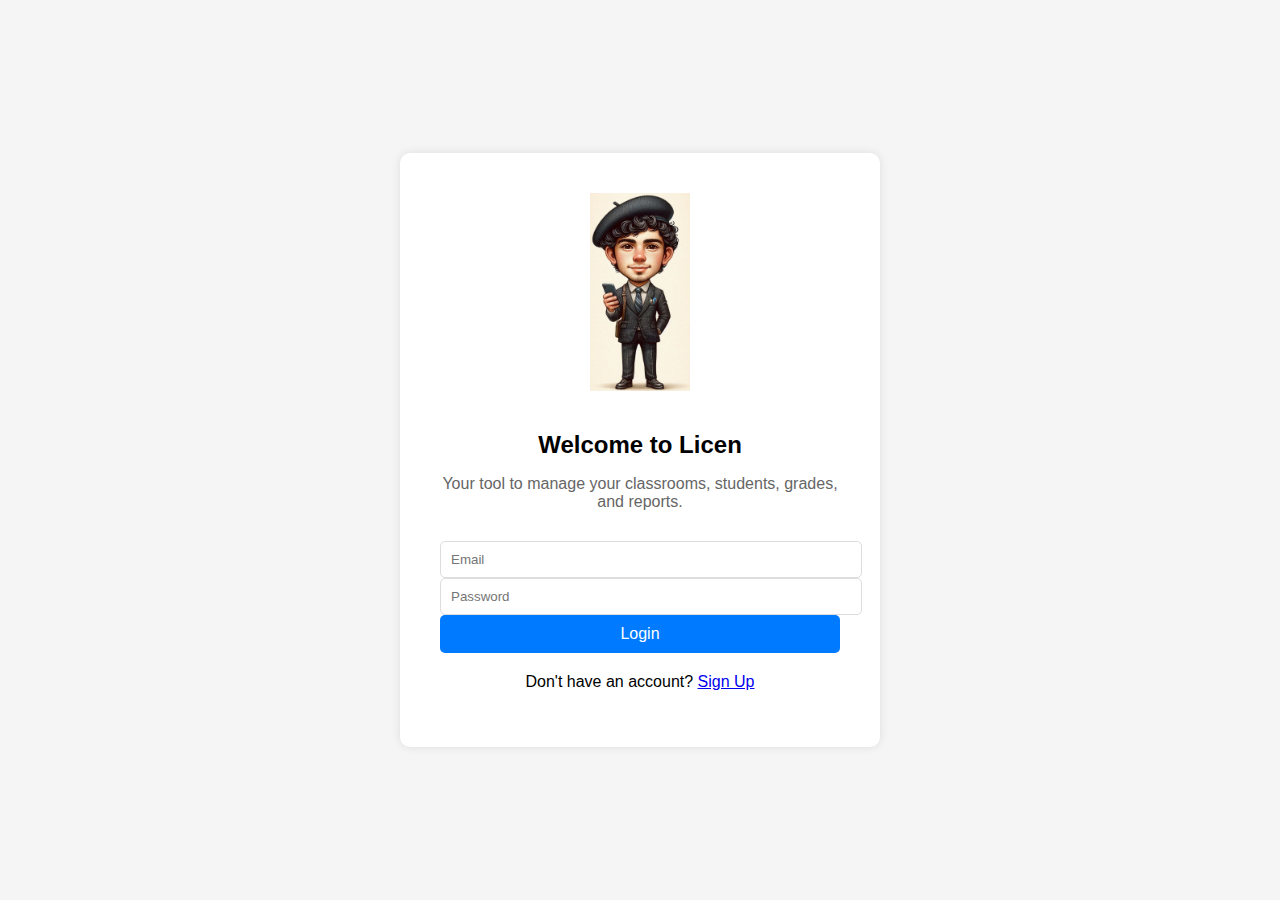
<file: static/index.html>
<!-- static/index.html -->
<!DOCTYPE html>
<html lang="en">

<head>
    <meta charset="UTF-8">
    <meta name="viewport" content="width=device-width, initial-scale=1.0">
    <title>Welcome to Licen</title>
    <link rel="stylesheet" href="styles.css">
</head>

<body>
    <div class="container">
        <img src="logo.jpg" alt="Licen Logo" class="logo">
        <h1 class="title">Welcome to Licen</h1>
        <p class="subtitle">Your tool to manage your classrooms, students, grades, and reports.</p>
        <form id="login-form" action="#" method="post" class="input-group">
            <input type="email" id="login-email" name="email" placeholder="Email" required>
            <input type="password" id="login-password" name="password" placeholder="Password" required>
            <button type="submit">Login</button>
        </form>
        <p>Don't have an account? <a href="signup.html">Sign Up</a></p>
    </div>

    <script src="script.js"></script>
</body>

</html>
</file>
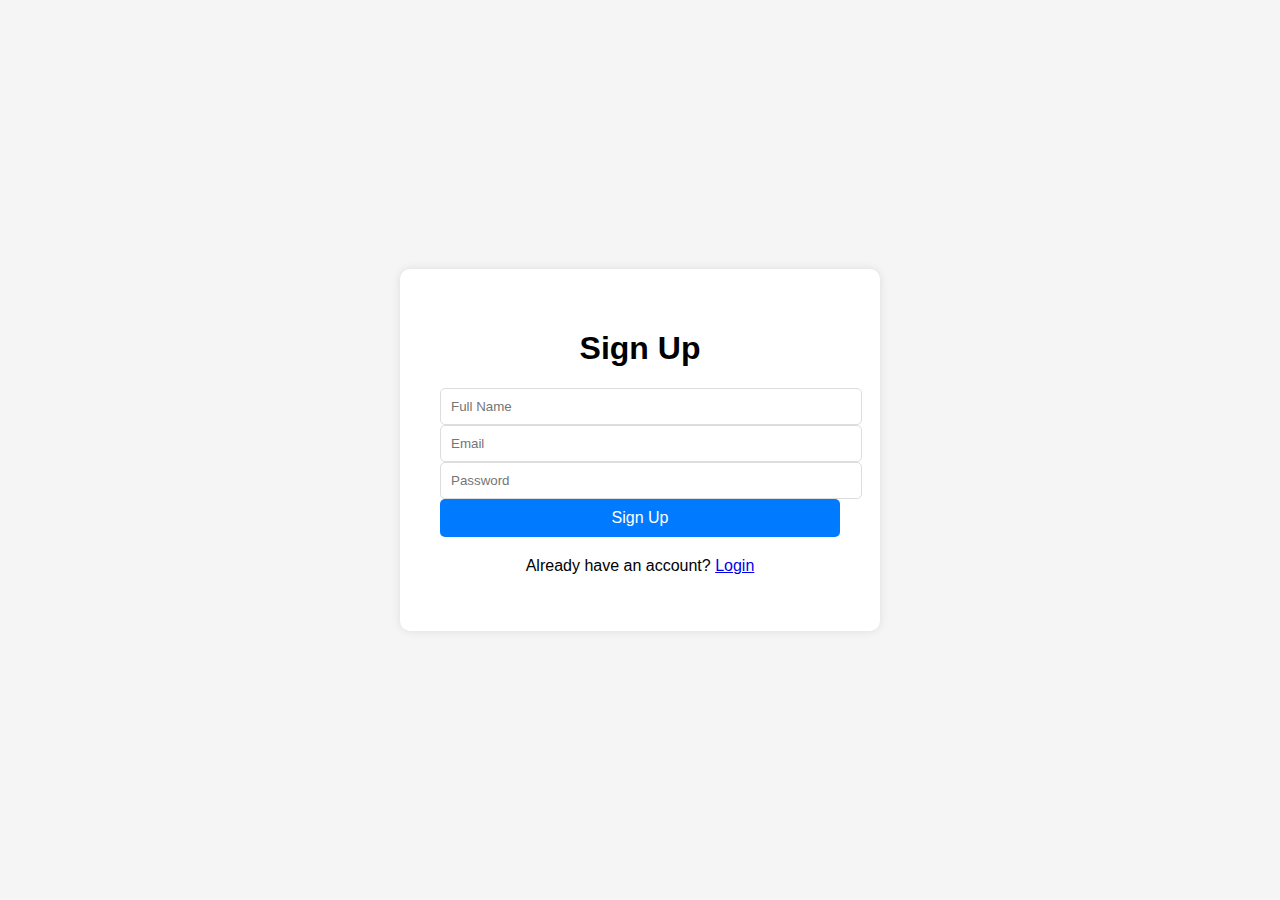
<file: static/signup.html>
<!-- static/signup.html -->
<!DOCTYPE html>
<html lang="en">

<head>
    <meta charset="UTF-8">
    <meta name="viewport" content="width=device-width, initial-scale=1.0">
    <title>Welcome to Licen - Sign Up</title>
    <link rel="stylesheet" href="styles.css">
</head>

<body>
    <div class="container">
        <h1>Sign Up</h1>
        <form id="signup-form" action="#" method="post" class="input-group">
            <input type="text" id="signup-name" name="name" placeholder="Full Name" required>
            <input type="email" id="signup-email" name="email" placeholder="Email" required>
            <input type="password" id="signup-password" name="password" placeholder="Password" required>
            <button type="submit">Sign Up</button>
        </form>
        <p>Already have an account? <a href="index.html">Login</a></p>
    </div>

    <script src="script.js"></script>
</body>

</html>
</file>
<file: static/styles.css>
/*  static/styles.css  */
body {
    background-color: #f5f5f5;
    font-family: Arial, sans-serif;
    display: flex;
    justify-content: center;
    align-items: center;
    height: 100vh;
    margin: 0;
}

.container {
    max-width: 400px;
    width: 100%;
    text-align: center;
    padding: 40px;
    box-shadow: 0 0 10px rgba(0, 0, 0, 0.1);
    border-radius: 10px;
    background-color: #fff;
    animation: slideIn 0.5s ease-out;
}

.logo {
    width: 100px; /* Adjust this value as needed */
    height: auto;
    margin-bottom: 20px;
}

.title {
    font-size: 24px;
    font-weight: bold;
    margin-bottom: 10px;
}

.subtitle {
    font-size: 16px;
    color: #666;
    margin-bottom: 30px;
}

.input-group {
    margin-bottom: 20px;
}

.input-group input {
    width: 100%;
    padding: 10px;
    border: 1px solid #ddd;
    border-radius: 5px;
    outline: none;
    transition: border-color 0.3s ease-in-out;
}

.input-group input:focus {
    border-color: #007bff;
}

.input-group button {
    width: 100%;
    padding: 10px;
    border: none;
    border-radius: 5px;
    background-color: #007bff;
    color: #fff;
    font-size: 16px;
    cursor: pointer;
    transition: background-color 0.3s ease-in-out;
}

.input-group button:hover {
    background-color: #0056b3;
}

@keyframes slideIn {
    from {
        transform: translateY(-50px);
        opacity: 0;
    }

    to {
        transform: translateY(0);
        opacity: 1;
    }
}
</file>
